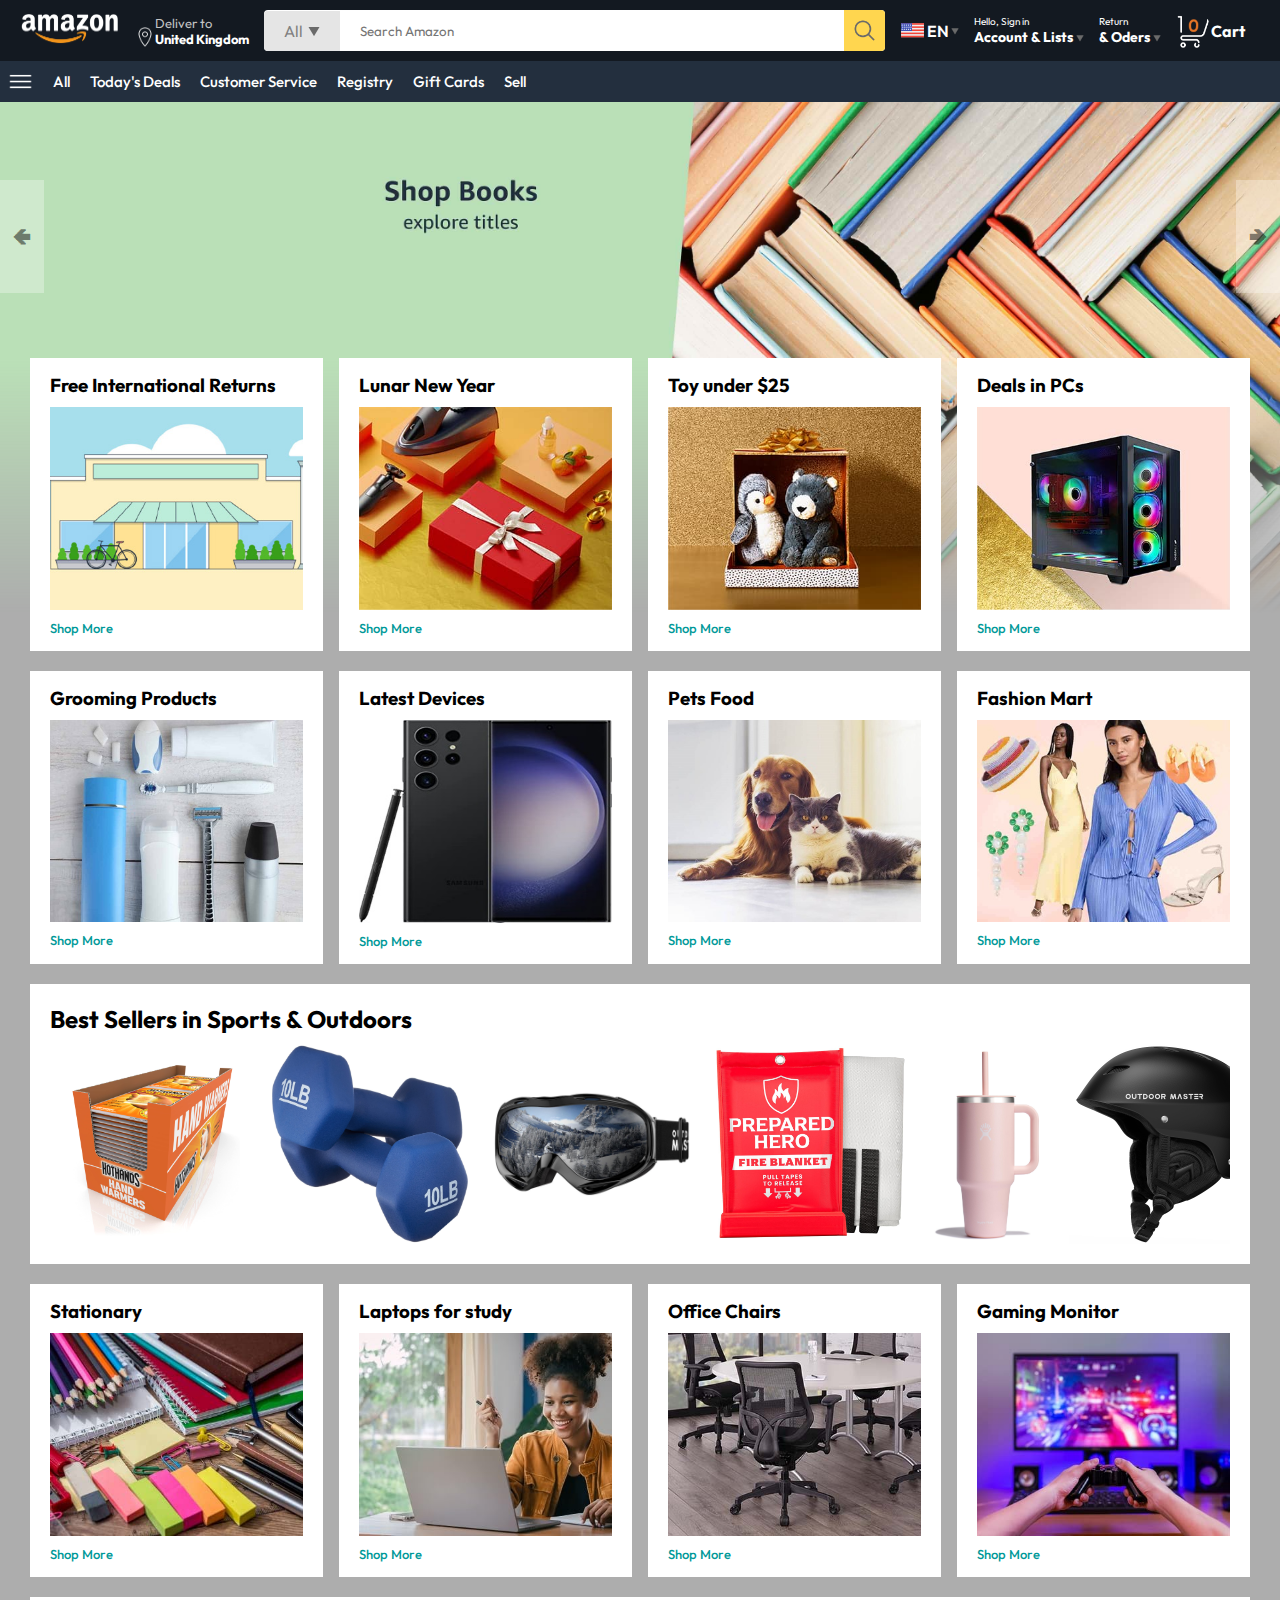
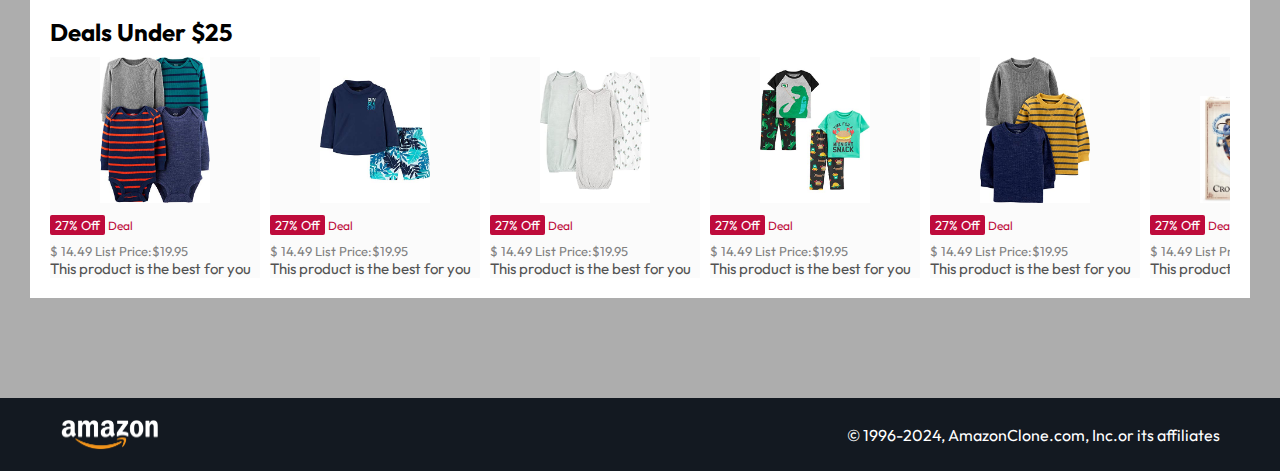
<file: amazon clone/html/index.html>
<!DOCTYPE html>
<html lang="en">
<head>
    <meta charset="UTF-8"> 
    <!-- ctrl+shift+E : chat gpt -->
    <meta name="viewport" content="width=device-width, initial-scale=1.0">
    <title>Amazon clone</title>
    <link rel="stylesheet" href="../css/style.css">
</head>
<body>

    <nav>

        <a href="#">

            <img src="../assets/amazon_logo.png"  width="100" alt="">

        </a>

        <div class="nav-contry">

            <img src="../assets/location_icon.png" height="20" alt="">
    
            <div>
    
                <p>Deliver to</p>
    
                <h1>United Kingdom</h1>
    
            </div>
    
        </div>

        <div class="nav-search">

            <div class="nav-search-category">

                <p>All</p>

                <img src="../assets/dropdown_icon.png" height="12" alt="">

            </div>

            <input type="text" class="nav-search-input" placeholder="Search Amazon">

            <img src="../assets/search_icon.png" class="nav-search-icon">

        </div>

        <div class="nav-lang">

            <img src="../assets/us_flag.png" width="25" alt="">

            <p>EN</p>

            <img src="../assets/dropdown_icon.png" width="8px" alt="">

        </div>

        <div class="nav-text">

            <p><a href="../html/signin.html">Hello, Sign in</a></p>

            <h1>Account & Lists <img src="../assets/dropdown_icon.png" width="8px" alt=""></h1>


        </div>

        <a href="../html/signin.html" class="mobile-user-icon" style="display: none;">

            <img src="../assets/user.png" alt="">
        </a>

        <div class="nav-text">

            <p>Return</p>

            <h1>& Oders <img src="../assets/dropdown_icon.png" width="8px" alt=""></h1>


        </div>

        <a href="../html/cart.html" class="nav-cart">

            <img src="../assets/cart_icon.png" width="35" alt="">

            <h4>Cart</h4>

        </a>

    </nav>

    <div class="nav-bottom">

        <div>

            <img src="../assets/menu_icon.png" width="25px" alt="">

            <p>All</p>

            <p>Today's Deals</p>

            <p>Customer Service</p>

            <p>Registry</p>

            <p>Gift Cards</p>

            <p>Sell</p>


        </div>

        

        
        
    </div>

    <div class="header-slider">

        <a href="#" class="control-prev">&#129144</a>

        <a href="#" class="control-next">&#129146</a>

        <ul>

            <img src="../assets/header1.jpg" class="header-img" alt="">

            <img src="../assets/header2.jpg" class="header-img" alt="">

            <img src="../assets/header3.jpg" class="header-img" alt="">

            <img src="../assets/header4.jpg" class="header-img" alt="">

            <img src="../assets/header5.jpg" class="header-img" alt="">

            <img src="../assets/header6.jpg" class="header-img" alt="">


        </ul>

    </div>

    <div class="box-row header-box">

        <div class="box-col">

            <h3>Free International Returns</h3>

            <img src="../assets/box1-1.jpg" alt="">

            <a href="#">Shop More</a>

        </div>

        <div class="box-col">

            <h3>Lunar New Year</h3>

            <img src="../assets/box1-2.jpg" alt="">

            <a href="#">Shop More</a>

        </div>

        <div class="box-col">

            <h3>Toy under $25</h3>

            <img src="../assets/box1-3.jpg" alt="">

            <a href="#">Shop More</a>

        </div>

        <div class="box-col">

            <h3>Deals in PCs</h3>

            <img src="../assets/box1-4.jpg" alt="">

            <a href="#">Shop More</a>

        </div>


    </div>

    <div class="box-row ">

        <div class="box-col">

            <h3>Grooming Products</h3>

            <img src="../assets/box2-1.jpg" alt="">

            <a href="#">Shop More</a>

        </div>

        <div class="box-col">

            <h3>Latest Devices</h3>

            <img src="../assets/box2-2.jpg" alt="">

            <a href="#">Shop More</a>

        </div>

        <div class="box-col">

            <h3>Pets Food</h3>

            <img src="../assets/box2-3.jpg" alt="">

            <a href="#">Shop More</a>

        </div>

        <div class="box-col">

            <h3>Fashion Mart</h3>

            <img src="../assets/box2-4.jpg" alt="">

            <a href="#">Shop More</a>

        </div>


    </div>

    <div class="Product-slider">

        <h2>Best Sellers in Sports & Outdoors</h2>

        <div class="products">

            <img src="../assets/product1-1.jpg" alt="">

            <img src="../assets/product1-2.jpg" alt="">

            <img src="../assets/product1-3.jpg" alt="">

            <img src="../assets/product1-4.jpg" alt="">

            <img src="../assets/product1-5.jpg" alt="">

            <img src="../assets/product1-6.jpg" alt="">

            <img src="../assets/product1-7.jpg" alt="">

            <img src="../assets/product1-8.jpg" alt="">

            <img src="../assets/product1-9.jpg" alt="">

            <img src="../assets/product1-10.jpg" alt="">

        </div>


    </div>

    <div class="box-row ">

        <div class="box-col">

            <h3>Stationary</h3>

            <img src="../assets/box3-1.jpg" alt="">

            <a href="#">Shop More</a>

        </div>

        <div class="box-col">

            <h3>Laptops for study</h3>

            <img src="../assets/box3-2.jpg" alt="">

            <a href="#">Shop More</a>

        </div>

        <div class="box-col">

            <h3>Office Chairs</h3>

            <img src="../assets/box3-3.jpg" alt="">

            <a href="#">Shop More</a>

        </div>

        <div class="box-col">

            <h3>Gaming Monitor</h3>

            <img src="../assets/box3-4.jpg" alt="">

            <a href="#">Shop More</a>

        </div>


    </div>

    <div class="product-slider-with-price">

        <h2>Deals Under $25</h2>

        <div class="products">

            <div class="product-card">

                <div class="product-img-container">

                    <img src="../assets/product2-1.jpg" alt="">

                </div>

                <div class="product-offer">

                    <p>27% Off</p>

                    <span>Deal</span>


                </div>

                <p class="product-price">$ <span>14.49</span> List Price:$19.95</p>

                <h4>This product is the best for you</h4>

            </div>

            <div class="product-card">

                <div class="product-img-container">

                    <img src="../assets/product2-2.jpg" alt="">

                </div>

                <div class="product-offer">

                    <p>27% Off</p>

                    <span>Deal</span>


                </div>

                <p class="product-price">$ <span>14.49</span> List Price:$19.95</p>

                <h4>This product is the best for you</h4>

            </div>

            <div class="product-card">

                <div class="product-img-container">

                    <img src="../assets/product2-3.jpg" alt="">

                </div>

                <div class="product-offer">

                    <p>27% Off</p>

                    <span>Deal</span>


                </div>

                <p class="product-price">$ <span>14.49</span> List Price:$19.95</p>

                <h4>This product is the best for you</h4>

            </div>

            <div class="product-card">

                <div class="product-img-container">

                    <img src="../assets/product2-4.jpg" alt="">

                </div>

                <div class="product-offer">

                    <p>27% Off</p>

                    <span>Deal</span>


                </div>

                <p class="product-price">$ <span>14.49</span> List Price:$19.95</p>

                <h4>This product is the best for you</h4>

            </div>

            <div class="product-card">

                <div class="product-img-container">

                    <img src="../assets/product2-5.jpg" alt="">

                </div>

                <div class="product-offer">

                    <p>27% Off</p>

                    <span>Deal</span>


                </div>

                <p class="product-price">$ <span>14.49</span> List Price:$19.95</p>

                <h4>This product is the best for you</h4>

            </div>

            <div class="product-card">

                <div class="product-img-container">

                    <img src="../assets/product2-6.jpg" alt="">

                </div>

                <div class="product-offer">

                    <p>27% Off</p>

                    <span>Deal</span>


                </div>

                <p class="product-price">$ <span>14.49</span> List Price:$19.95</p>

                <h4>This product is the best for you</h4>

            </div>

            <div class="product-card">

                <div class="product-img-container">

                    <img src="../assets/product2-7.jpg" alt="">

                </div>

                <div class="product-offer">

                    <p>27% Off</p>

                    <span>Deal</span>


                </div>

                <p class="product-price">$ <span>14.49</span> List Price:$19.95</p>

                <h4>This product is the best for you</h4>

            </div>

            <div class="product-card">

                <div class="product-img-container">

                    <img src="../assets/product2-8.jpg" alt="">

                </div>

                <div class="product-offer">

                    <p>27% Off</p>

                    <span>Deal</span>


                </div>

                <p class="product-price">$ <span>14.49</span> List Price:$19.95</p>

                <h4>This product is the best for you</h4>

            </div>

            <div class="product-card">

                <div class="product-img-container">

                    <img src="../assets/product2-9.jpg" alt="">

                </div>

                <div class="product-offer">

                    <p>27% Off</p>

                    <span>Deal</span>


                </div>

                <p class="product-price">$ <span>14.49</span> List Price:$19.95</p>

                <h4>This product is the best for you</h4>

            </div>

            <div class="product-card">

                <div class="product-img-container">

                    <img src="../assets/product2-10.jpg" alt="">

                </div>

                <div class="product-offer">

                    <p>27% Off</p>

                    <span>Deal</span>


                </div>

                <p class="product-price">$ <span>14.49</span> List Price:$19.95</p>

                <h4>This product is the best for you</h4>

            </div>

            <div class="product-card">

                <div class="product-img-container">

                    <img src="../assets/product2-11.jpg" alt="">

                </div>

                <div class="product-offer">

                    <p>27% Off</p>

                    <span>Deal</span>


                </div>

                <p class="product-price">$ <span>14.49</span> List Price:$19.95</p>

                <h4>This product is the best for you</h4>

            </div>


        </div>

    </div>
    
    <!-- <div class="Product-slider">

        <h2>Best Sellers in Sports & Outdoors</h2>

        <div class="products">

            <img src="../assets/product1-1.jpg" alt="">

            <img src="../assets/product1-2.jpg" alt="">

            <img src="../assets/product1-3.jpg" alt="">

            <img src="../assets/product1-4.jpg" alt="">

            <img src="../assets/product1-5.jpg" alt="">

            <img src="../assets/product1-6.jpg" alt="">

            <img src="../assets/product1-7.jpg" alt="">

            <img src="../assets/product1-8.jpg" alt="">

            <img src="../assets/product1-9.jpg" alt="">

            <img src="../assets/product1-10.jpg" alt="">

        </div>


    </div>

    <div class="box-row ">

        <div class="box-col">

            <h3>Stationary</h3>

            <img src="../assets/box3-1.jpg" alt="">

            <a href="#">Shop More</a>

        </div>

        <div class="box-col">

            <h3>Laptops for study</h3>

            <img src="../assets/box3-2.jpg" alt="">

            <a href="#">Shop More</a>

        </div>

        <div class="box-col">

            <h3>Office Chairs</h3>

            <img src="../assets/box3-3.jpg" alt="">

            <a href="#">Shop More</a>

        </div>

        <div class="box-col">

            <h3>Gaming Monitor</h3>

            <img src="../assets/box3-4.jpg" alt="">

            <a href="#">Shop More</a>

        </div>


    </div> -->

    <footer class="product-footer">

        <img src="../assets/amazon_logo.png" width="100" alt="">
        <p> © 1996-2024, AmazonClone.com, Inc.or its affiliates </p>

    </footer>
    
    <script src="../js/script.js"></script>

</body>
</html>
</file>
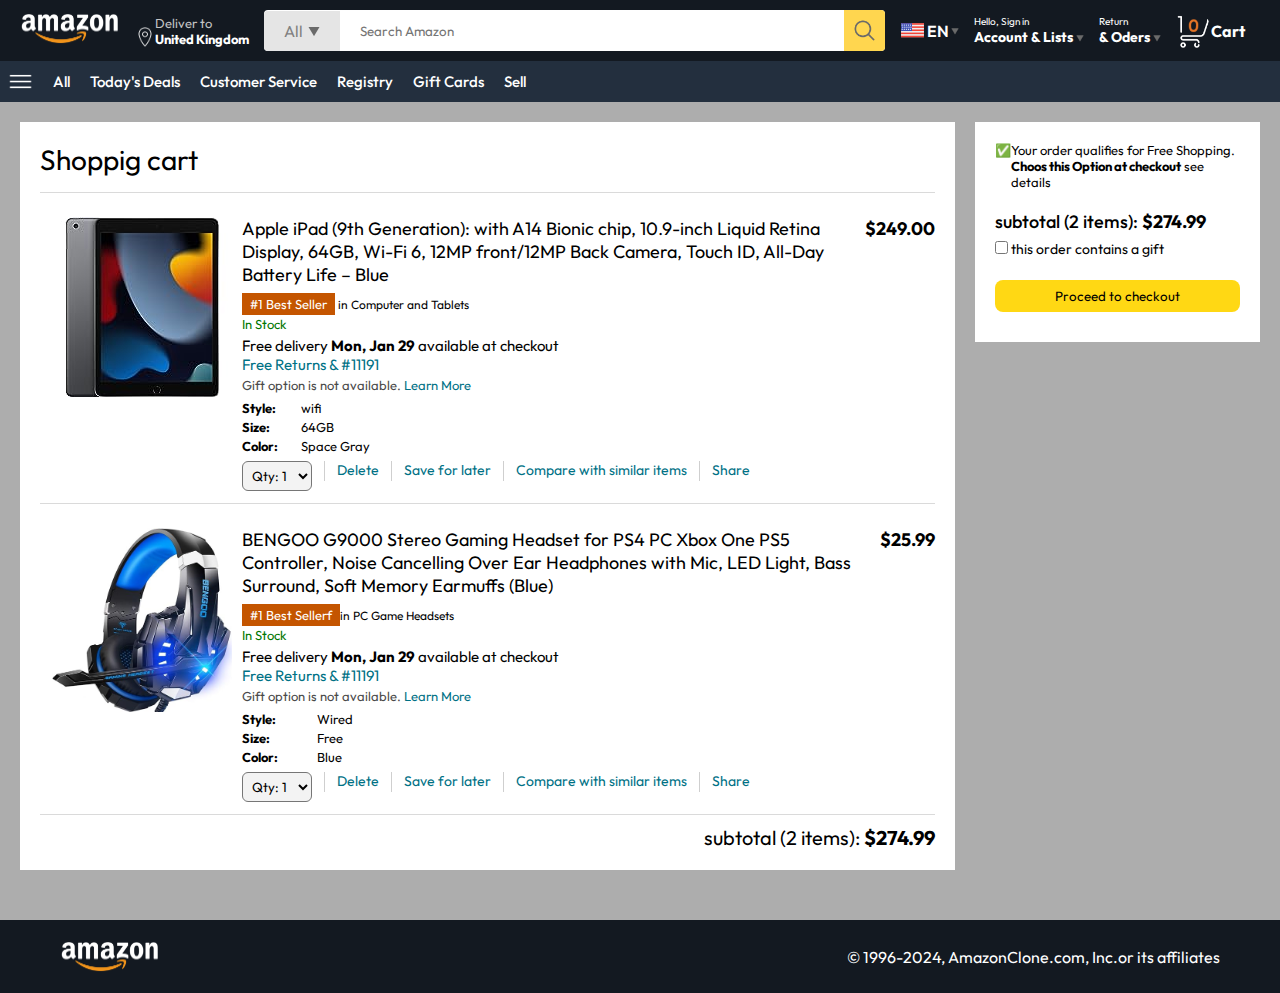
<file: amazon clone/html/cart.html>
<!DOCTYPE html>
<html lang="en">
<head>
    <meta charset="UTF-8">
    <meta name="viewport" content="width=device-width, initial-scale=1.0">
    <title>Cart</title>

    <link rel="stylesheet" href="../css/cart.css">

    <link rel="stylesheet" href="../css/style.css">

</head>
<body>

    <nav>

        <a href="../html/index.html">

            <img src="../assets/amazon_logo.png"  width="100" alt="">

        </a>

        <div class="nav-contry">

            <img src="../assets/location_icon.png" height="20" alt="">
    
            <div>
    
                <p>Deliver to</p>
    
                <h1>United Kingdom</h1>
    
            </div>
    
        </div>

        <div class="nav-search">

            <div class="nav-search-category">

                <p>All</p>

                <img src="../assets/dropdown_icon.png" height="12" alt="">

            </div>

            <input type="text" class="nav-search-input" placeholder="Search Amazon">

            <img src="../assets/search_icon.png" class="nav-search-icon">

        </div>

        <div class="nav-lang">

            <img src="../assets/us_flag.png" width="25" alt="">

            <p>EN</p>

            <img src="../assets/dropdown_icon.png" width="8px" alt="">

        </div>

        <div class="nav-text">

            <p><a href="../html/signin.html">Hello, Sign in</a></p>

            <h1>Account & Lists <img src="../assets/dropdown_icon.png" width="8px" alt=""></h1>


        </div>

        <div class="nav-text">

            <p>Return</p>

            <h1>& Oders <img src="../assets/dropdown_icon.png" width="8px" alt=""></h1>


        </div>

        <a href="../html/signin.html" class="mobile-user-icon" style="display: none;">

            <img src="../assets/user.png" alt="">
        </a>

        <a href="#" class="nav-cart">

            <img src="../assets/cart_icon.png" width="35" alt="">

            <h4>Cart</h4>

        </a>

    </nav>

    <div class="nav-bottom">

        <div>

            <img src="../assets/menu_icon.png" width="25px" alt="">

            <p>All</p>

            <p>Today's Deals</p>

            <p>Customer Service</p>

            <p>Registry</p>

            <p>Gift Cards</p>

            <p>Sell</p>


        </div>

        

        
        
    </div>

    <div class="cart">

        <div class="cart-left">

            <h1>Shoppig cart</h1>

            <hr>

            <div class="product-cart-list">

                <img src="../assets/ipad_img.jpg" width="180px" alt="">

                <div>

                    <div class="product-cart-title-Price">

                        <p>Apple iPad (9th Generation): with A14 Bionic chip, 10.9-inch Liquid Retina Display, 64GB, Wi-Fi 6,
                             12MP front/12MP Back Camera, Touch ID, All-Day Battery Life – Blue</p>

                        <p><b>$249.00</b></p>

                    </div>

                    <p class="product-cart-bestseller"><span>#1 Best Seller</span> in Computer and Tablets</p>

                    <p class="product-card-stock">In Stock</p>

                    <p class="product-card-delivery">Free delivery <b>Mon, Jan 29 </b>available at checkout</p>

                    <p class="product-card-returns">Free Returns & #11191</p>

                    <p class="product-card-giftoption">Gift option is not available. <span>Learn More</span> </p>

                    <div class="product-cart-specs">

                        <p><b>Style: </b></p>  <p>wifi</p>

                        <p><b>Size: </b></p>  <p>64GB</p>

                        <p><b>Color: </b></p>  <p>Space Gray</p>

                    </div>

                    <div class="cart-list-action">

                        <select >

                            <option value="1">Qty: 1</option>

                            <option value="2">Qty: 2</option>

                            <option value="3">Qty: 3</option>

                            <option value="4">Qty: 4</option>

                            <option value="5">Qty: 5</option>

                        </select>

                        <hr>

                        <p class="action-btn">Delete</p>

                        <hr>

                        <p class="action-btn">Save for later</p>

                        <hr>

                        <p class="action-btn">Compare with similar items</p>

                        <hr>

                        <p class="action-btn">Share</p>

                    </div>


                </div>

            </div>

            <hr>

            <div class="product-cart-list">

                <img src="../assets/product_img.jpg" width="180px" alt="">

                <div>

                    <div class="product-cart-title-Price">

                        <p>BENGOO G9000 Stereo Gaming Headset for PS4 PC Xbox One PS5 Controller, 
                            Noise Cancelling Over Ear Headphones with Mic, LED Light, Bass Surround, Soft Memory Earmuffs (Blue)</p>

                        <p><b>$25.99</b></p>

                    </div>

                    <p class="product-cart-bestseller"><span>#1 Best Sellerf</span>in PC Game Headsets</p>

                    <p class="product-card-stock">In Stock</p>

                    <p class="product-card-delivery">Free delivery <b>Mon, Jan 29 </b>available at checkout</p>

                    <p class="product-card-returns">Free Returns & #11191</p>

                    <p class="product-card-giftoption">Gift option is not available. <span>Learn More</span> </p>

                    <div class="product-cart-specs">

                        <p><b>Style: </b></p>  <p>Wired</p>

                        <p><b>Size: </b></p>  <p>Free</p>

                        <p><b>Color: </b></p>  <p>Blue</p>

                    </div>

                    <div class="cart-list-action">

                        <select >

                            <option value="1">Qty: 1</option>

                            <option value="2">Qty: 2</option>

                            <option value="3">Qty: 3</option>

                            <option value="4">Qty: 4</option>

                            <option value="5">Qty: 5</option>

                        </select>

                        <hr>

                        <p class="action-btn">Delete</p>

                        <hr>

                        <p class="action-btn">Save for later</p>

                        <hr>

                        <p class="action-btn">Compare with similar items</p>

                        <hr>

                        <p class="action-btn">Share</p>

                    </div>


                </div>

            </div>

            <hr>

            <div class="cart-list-subtotal">

                subtotal (2 items): <b>$274.99</b>

            </div>

        </div>

        <div class="cart-right">

            <div class="cart-free-delivery">

                <p>&#x2705</p>

                <p>Your order qualifies for Free Shopping. <b>Choos this Option at checkout</b> see details</p>

            </div>

            <p class="cart-subtotal">subtotal (2 items): <b>$274.99</b></p>

            <p class="cart-right-gift"> <input type="checkbox" name="" > this order contains a gift </p>
            
            <button>Proceed to checkout</button>

        </div>


    </div>

    <footer class="footer-cart">

        <img src="../assets/amazon_logo.png" width="100" alt="">

        <p> © 1996-2024, AmazonClone.com, Inc.or its affiliates </p>

    </footer>

    
</body>
</html>
</file>
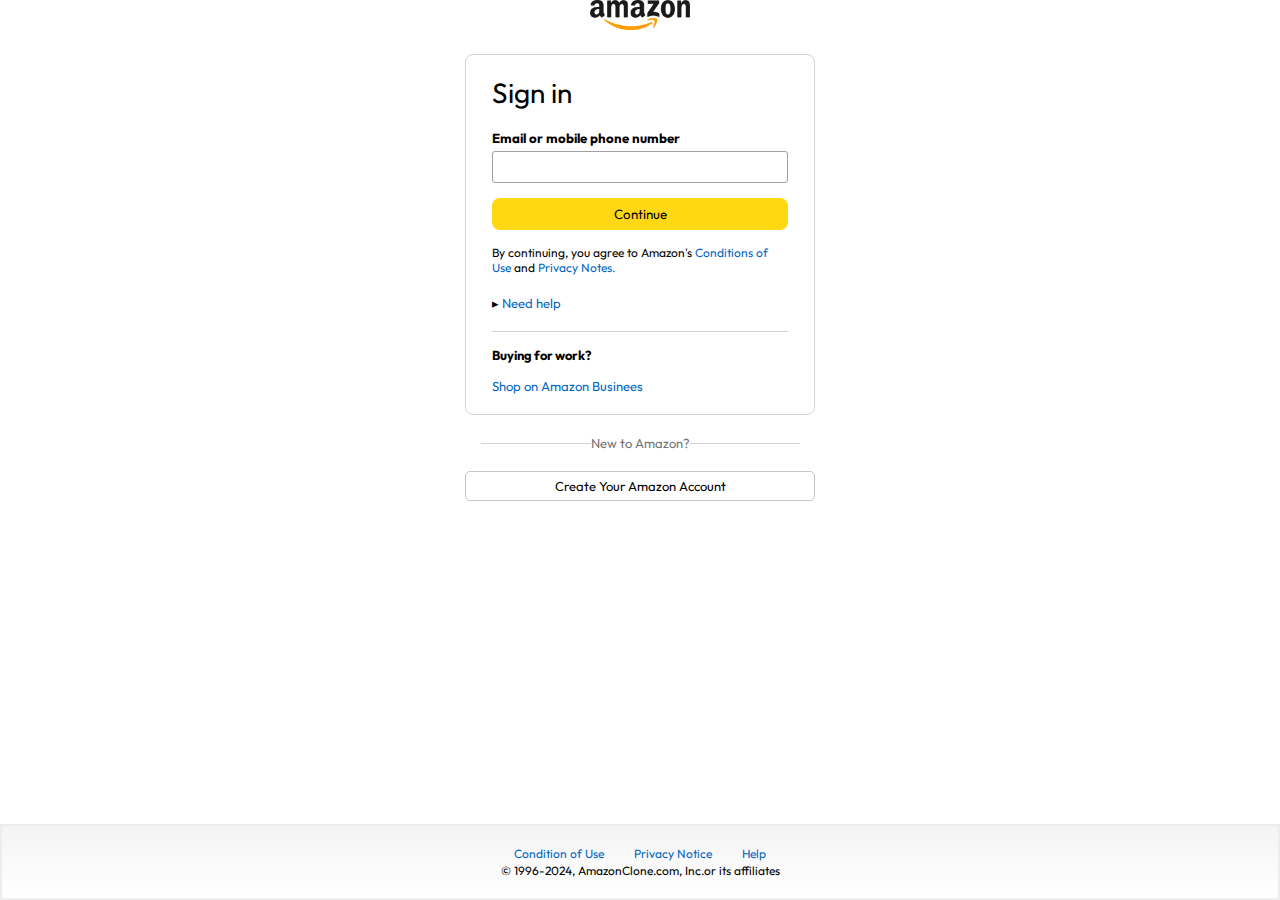
<file: amazon clone/html/signin.html>
<!DOCTYPE html>
<html lang="en">
<head>
    <meta charset="UTF-8">
    <meta name="viewport" content="width=device-width, initial-scale=1.0">
    <title>Sing In</title>

    <link rel="stylesheet" href="../css/SingIn.css">
</head>
<body>

    <a href="#"><img src="../assets/amazon_logo_dark.png" alt="" width="100px"></a>

    <div class="signin-container">

        <h1 class="signin-title">Sign in</h1>

        <h5 class="input-label">Email or mobile phone number</h5>

        <input type="text">

        <button>Continue</button>

        <p class="signin-codition">By continuing, you agree to Amazon's <span> Conditions of Use</span> and <span> Privacy Notes.</span></p>

        <p class="signin-help"> &#9656 <span> Need help</span></p>

        <hr>

        <h4>Buying for work?</h4>

        <p class="signin-business"><span>Shop on Amazon Businees</span></p>
    </div>

    <div class="signin-bottom">

        <hr>

        <p>New to Amazon?</p>

        <hr>
    </div>

    <a href="../html/SignUp.html"><button class="signin-signup-btn"> Create Your Amazon Account</button>
    </a>

    <footer>

        <div class="footer-link">

            <a href="#">Condition of Use</a>

            <a href="#">Privacy Notice</a>

            <a href="#">Help</a>

        </div>

        <p class="footer-copyright">© 1996-2024, AmazonClone.com, Inc.or its affiliates</p>

    </footer>
    
</body>
</html>
</file>
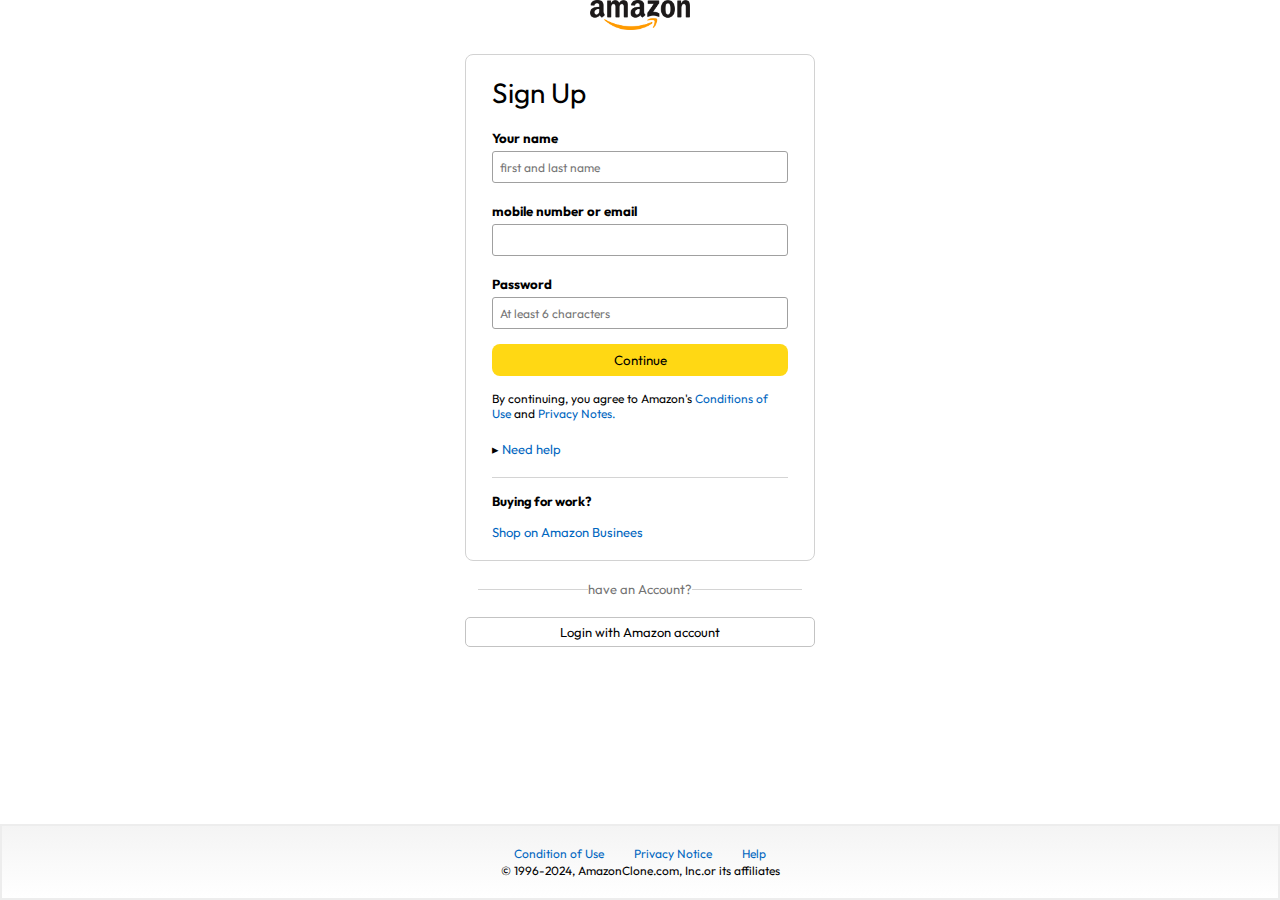
<file: amazon clone/html/SignUp.html>
<!DOCTYPE html>
<html lang="en">
<head>
    <meta charset="UTF-8">
    <meta name="viewport" content="width=device-width, initial-scale=1.0">
    <title>Sign Up</title>

    <link rel="stylesheet" href="../css/SingIn.css">
</head>

<body>

    <a href="../html/index.html"><img src="../assets/amazon_logo_dark.png" alt="" width="100px"></a>

    <div class="signin-container">

        <h1 class="signin-title">Sign Up</h1>

        <h5 class="input-label">Your name</h5>

        <input type="text" placeholder="first and last name" >

        <h5 class="input-label">mobile number or email</h5>

        <input type="text">

        <h5 class="input-label">Password</h5>

        <input type="password" placeholder="At least 6 characters">

        <button>Continue</button>

        <p class="signin-codition">By continuing, you agree to Amazon's <span> Conditions of Use</span> and <span> Privacy Notes.</span></p>

        <p class="signin-help"> &#9656 <span> Need help</span></p>

        <hr>

        <h4>Buying for work?</h4>

        <p class="signin-business"><span>Shop on Amazon Businees</span></p>
    </div>

    <div class="signin-bottom">

        <hr>

        <p>have an Account?</p>

        <hr>
    </div>

    <a href="../html/signin.html"><button class="signin-signup-btn"> Login with Amazon account</button>
    </a>

    <footer>

        <div class="footer-link">

            <a href="#">Condition of Use</a>

            <a href="#">Privacy Notice</a>

            <a href="#">Help</a>

        </div>

        <p class="footer-copyright">© 1996-2024, AmazonClone.com, Inc.or its affiliates</p>

    </footer>
    
</body>
</html>
</file>
<file: amazon clone/css/style.css>
@import url('https://fonts.googleapis.com/css2?family=Outfit:wght@100..900&display=swap');

*{

    padding: 0;

    margin: 0;

    box-sizing: border-box;

    font-family: Outfit;
}

body{

    background: #adadad;
}

a{

    text-decoration: none;

    color: inherit;
}

nav{

    display: flex;

    align-items: center;

    justify-content: space-between;

    background: #131921;

    padding: 10px 20px;

    color: white;
}

.nav-contry{

    display: flex;

    align-items: end;

    margin-left: 15px;

    font-size: 13px;

    color: #c4c4c4;

}

.nav-contry h1{

    color: #fff;

    font-size: 13px;
}

.nav-search{

    flex: 1;

    display: flex;

    align-items: center;

    background: #fff;

    color: gray;

    max-width: 1000px;

    border-radius: 4px;

    margin-left: 15px;
}

.nav-search-category{

    display: flex;

    align-items: center;

    padding: 10px 20px;

    gap: 5px;

    background-color: #e5e5e5;

    border-radius: 4px 0 0 4px;

}

.nav-search-input{

    border: none;

    outline: none;

    padding-left: 20px;

    width: 100%;
}

.nav-search-icon{

    max-width: 41px;

    padding: 8px;

    background: #ffd64f;

    border-radius: 0 4px 4px 0;
}

.nav-lang{

    display: flex;

    align-items: center;

    gap: 2px;

    font-weight: 600;

    margin-left: 15px;
}

.nav-text{

    margin-left: 15px;
}

.nav-text p{

    font-size: 10px;
}

.nav-text h1{

    font-size: 14px;
}

.nav-cart{

    display: flex;

    align-items: center;

    margin: 0px 15px;
}

.nav-bottom{

    display: flex;

    align-items: center;

    /* gap: 20px; */

    padding: 8px;

    background: #232f3e;

    color: #fff;

    font-size: 15px

}

.nav-bottom div{

    display: flex;

    align-items: center;

    gap: 5px;

    font-weight: 500;
}

.nav-bottom p{

    padding-left: 15px;
}


.header-slider ul{

    display: flex;

    overflow-y: hidden;
}

.header-img{

    max-width: 100%;

    mask-image: linear-gradient(to bottom, #000000 50%, transparent 100%);
}

.header-slider a{

    position: absolute;

    top: 20%;

    z-index: 1;

    padding: 5vh 1vw;

    background: #ffffff4f;

    color: #0000007b;

    text-decoration: none;

    font-weight: 600;

    font-size: 18px;

    cursor: pointer;
}

.control-next{

    right: 0;
}

.box-row{

    display: flex;

    flex-wrap: wrap;

    row-gap: 20px;

    justify-content: space-between;

    margin: 20px 30px;
}

.box-col{

    display: flex;

    flex-direction: column;

    gap: 10px;

    padding: 15px 20px;

    background: #fff;

    max-width: 24%;

    min-width: 200px;

    z-index: 1;

}

.box-col a{

    font-size: 13px;

    color: #009999;

    font-weight: 500;
}

.header-box{

    margin-top: -20vw;
}

.Product-slider{

    background-color: #fff;

    margin: 0 30px;

    padding: 20px;

    margin-bottom: 15px;

}

.Product-slider .products{

    display: flex;

    overflow-x: auto;

    gap: 20px;

    margin-top: 10PX;
}

.Product-slider .products img{

    max-width: 200px;

    max-height: 200px;
}

.Product-slider .products::-webkit-scrollbar{

    display: none;
}

.product-slider-with-price{

    background-color: #fff;

    margin: 0 30px;

    padding: 20px;

    margin-bottom: 15px;
}

.product-slider-with-price .products{

    display: flex;

    overflow-x: auto;

    gap: 10px;

    margin-top: 10px;
}

.product-slider-with-price .products::-webkit-scrollbar{

    display: none;
}

.product-card{

    display: flex;

    flex-direction: column;

    justify-content: end;

    min-width: 210px;

    background: #fbfbfb;
}

.product-card img{

    width: 110px;

    margin: 0 50px;

}

.product-offer p{

    background-color: #be0b3b;

    color: #fff;

    display: inline-block;

    padding: 2px 5px;

    border-radius: 2px;

    margin: 8px 0;

    font-size: 13px;

}

.product-offer span{

    color: #be0b3b;

    font-size: 12px;

    font-weight: 500px;
}

.product-price{

    color: gray;

    font-size: 13px;
}

.product-card h4{

    color: #525252;

    font-size: 15px;

    font-weight: 400;
}

footer{

    display: flex;

    justify-content: space-between;

    align-items: center;

    color: #fff;

    background-color: #131921;

    padding: 20px 60px;
}

.product-footer{

    margin-top: 100px;
}

/* make responsive */

@media only screen and (max-width: 900px){

    nav{

        flex-wrap:  wrap;
    }

    .nav-search{

        order: 7;

        margin: 15px 0 5px;

        min-width: 300px;

    }

    .box-col{

        max-width: 48%;
    }
}

@media only screen and (max-width: 900px){

    .nav-contry{

        display: none;
    }

    .nav-lang{

        display: none;

    }

    .nav-text{

        display: none;

    }

    .nav-bottom{

        font-size: 13px;

        gap: 10px;

        overflow-x: scroll;
    }

    .nav-bottom::-webkit-scrollbar{

        display: none;
    }

    .nav-bottom p{

        text-wrap: nowrap;
    }

    .mobile-user-icon{

        display: flex !important;

        flex: 1;

        justify-content: flex-end;

    }

    .mobile-user-icon img{

        width: 25px;


    }

    .nav-cart h4{

        display: none;
    }

    .nav-cart img{

        width: 25px;
    }

    .header-slider a{

        top: 24%;
        padding: 2vh 1vw;

        font-size: 15px;

    }

    .box-col{

        max-width: 100%;

        width: 100%;
    }

    footer{

        justify-content: center;

        flex-direction: column;

        font-size: 14px;

        
    }
}
</file>
<file: amazon clone/css/cart.css>
.cart{

    display: flex;

    gap: 20px;

    margin: 20px;
}

.cart-left{

    background: white;

    padding: 20px;
}

.cart-left h1{

    font-size: 28px;

    font-weight: 400;

    margin-bottom: 15px;
}

.cart-left hr{

    border: none;

    height: 1px;

    background-color: #dadada;
}

.product-cart-list{

    display: flex;

    align-items: start;

    gap: 10px;

    padding: 24px 0 12px 12px;
}

.product-cart-title-Price{

    display: flex;

    font-size: 18px;

    gap: 20px;
}

.product-cart-bestseller{

    font-size: 12px;

    margin-top: 10px;

}

.product-cart-bestseller span{

    font-size: 13px;

    background-color: #c45500;

    color: #fff;
    
    

    padding: 3px 8px;
}

.product-card-stock{

    font-size: 13px;

    color: #007600;

    margin: 4px 0;

}

.product-card-delivery{

    font-size: 15px;

}

.product-card-returns{

    font-size: 15px;

    color: #007185;

    font-weight: 400;

}

.product-card-giftoption{

    color: #494949;

    font-size: 13px;

    margin: 3px 0;
}

.product-card-giftoption span{

    color: #007185;
}

.product-cart-specs{

    max-width: 150px;

    display: grid;

    grid-template-columns: auto auto;

    row-gap: 3px;

    font-size: 13px;

    margin: 7px 0;

}

.cart-list-action{

    display: flex;

    gap: 12px;

    font-size: 14px;

    color: #007185;

}

.cart-list-action hr{

    height: 20px;

    width: 1px;

    background-color: #cfcfcf;
}

.cart-list-action select{

    padding: 5px;

    border-radius: 6px;

    background-color: #f3f3f3;

}

.cart-list-subtotal{

    text-align: right;

    font-size: 20px;

    margin-top: 10px;
}

.cart-right{

    background-color: white;

    padding: 20px;

    max-height: 220px;

    min-width: 280px;
}

.cart-free-delivery{

    display: flex;

    font-size: 13px;
}

.cart-subtotal{

    margin-top: 20px;

    font-size: 18px;

    font-weight: 500;
}

.cart-right-gift{

    margin: 7px 0;

    font-size: 14px;
}

.cart-right button{

    width: 100%;

    height: 32px;

    margin: 15px 0;

    background: #ffd814;

    border: none;

    border-radius: 8px;

    cursor: pointer;
}

.cart-right button :hover{

    background-color: #ebc712;
}

.footer-cart{

    margin-top: 50px;
}

/* responsive */

@media only screen and (max-width: 900px){

    .cart{

        flex-wrap: wrap;
    }
}

@media only screen and (max-width: 900px){

    .product-cart-list{

        padding: 24px 0;
    }

    .product-cart-list img{

        width: 80px;
    }

    .product-cart-title-Price{

        flex-wrap: wrap;

        font-size: 14px;
    }

    .product-card-delivery{

        font-size: 13px;
    }

    .cart-list-action .action-btn :nth-last-child(1)   {

        display: none;

    }

    .cart-list-action hr :nth-last-child(2)   {

        display: none;

    }

    .cart-list-action .action-btn :nth-last-child(3)   {

        display: none;

    }

    .cart-list-action hr :nth-last-child(4)   {

        display: none;

    }

    .cart-right{

        min-width: 100%;
    }
}
</file>
<file: amazon clone/css/SingIn.css>
@import url('https://fonts.googleapis.com/css2?family=Outfit:wght@100..900&display=swap');

*{

    padding: 0;

    margin: 0;

    box-sizing: border-box;

    font-family: Outfit;
}

body{

    background-color: white;

    text-align: center;

    font-family: Outfit;

    min-height: 100vh;
}

.signin-container{

    max-width: 350px;

    border: 1px solid #d2d2d2;

    margin: auto;

    margin-top: 20px;

    padding: 20px 26px;

    border-radius: 8px;

    text-align: left;

}

.signin-title{

    font-size: 28px;

    font-weight: 400;
}

.input-label{

    margin-top: 20px;
}

.signin-container input{

    width: 100%;

    height: 32px;

    margin-top: 5px;

    padding: 3px 7px;

    border-radius: 3px;

    border: 1px solid #a0a0a0;

    font-size: 12px;
}

.signin-container input :focus{

    outline: 3px solid #c2f2ff;
}

.signin-container button{

    width: 100%;

    height: 32px;

    margin: 15px 0;

    background-color: #ffd814;

    border: none;

    border-radius: 8px;

    cursor: pointer;
}

.signin-container button:hover{

    background: #ebc712;
}

.signin-codition{

    font-size: 12px;
}

.signin-container p span{

    color: #0066c0;
}

.signin-help{

    font-size: 13px;

    margin: 20px 0;
}

.signin-container hr{

    border: none;

    height: 1px;

    background: #d4d4d4;
}

.signin-container h4{

    margin: 15px 0;

    font-size: 13px;
}

.signin-business{

    font-size: 13px;
}

.signin-bottom{

    width: 350px;

    font-size: 13px;

    color: #737373;

    margin: 20px auto;

    display: flex;

    align-items: center;

    justify-content: center;


}

.signin-bottom hr{

    border: none;

    height: 1px;

    background: #d4d4d4;

    width: 110px;
}

.signin-signup-btn{

    width: 350px;

    font-size: 13px;

    height: 30px;

    background-color: #fff;

    border-radius: 5px;

    border: 1px solid #c3c3c3;

}

.signin-signup-btn:hover{

    background-color: #f1f1f1;
}

footer{

    width: 100%;

    height: auto;

    max-height: 200px;

    margin-top: 20px;

    padding: 20px 0;

    position: fixed;

    bottom: 0;

    background: linear-gradient( to bottom, #f4f4f4, #fff);

    border: 2px solid #ededed;

    font-size: 12px ;
}

.footer-link{

    display: flex;

    justify-content: center;

    gap: 30px;

    margin-bottom: 2px;


}

footer .footer-link a{

    text-decoration: none;

    color: #0066c0;
}
</file>
